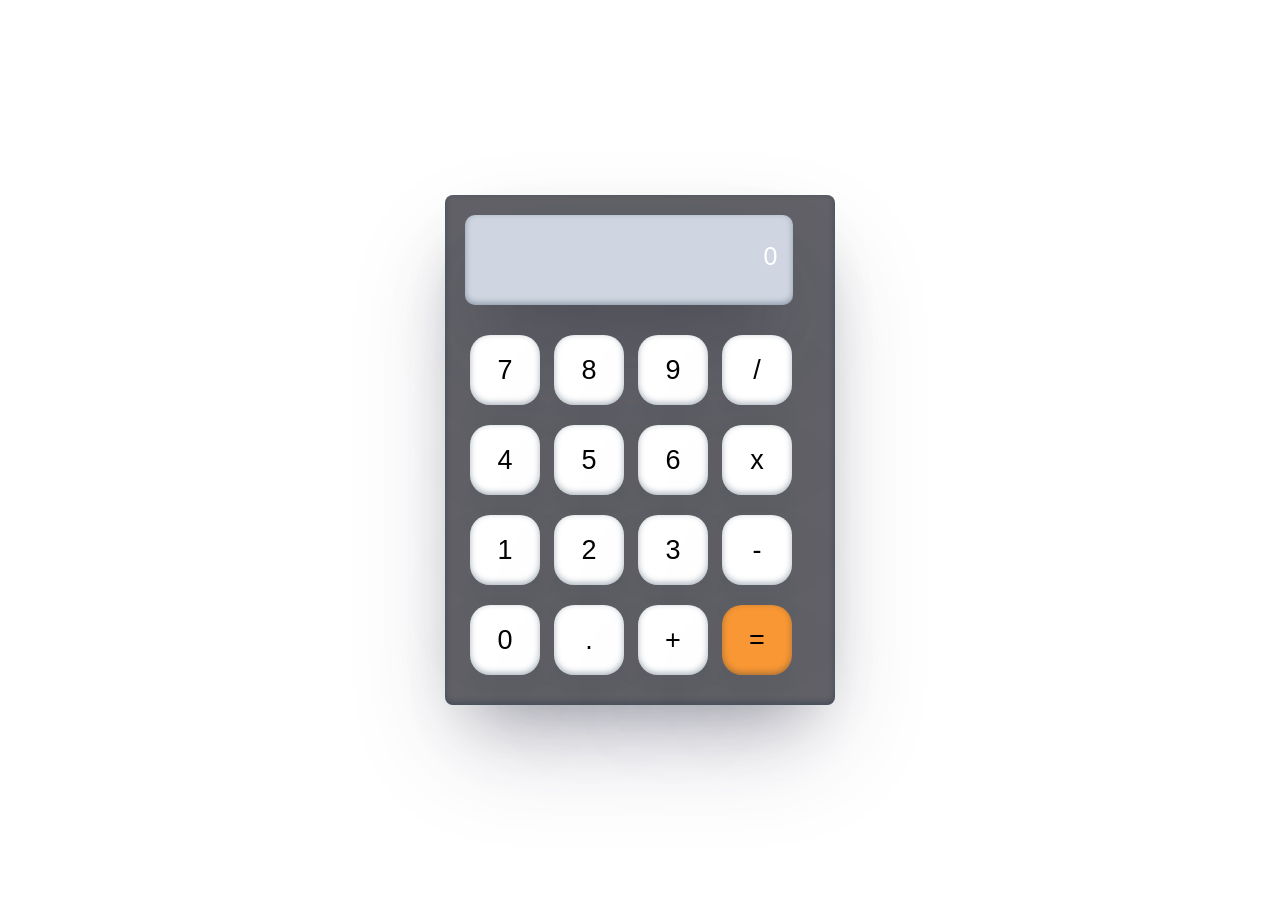
<file: calculator ui/index.html>
<!DOCTYPE html>
<html lang="en">

<head>
    <meta charset="UTF-8">
    <meta name="viewport" content="width=device-width, initial-scale=1.0">
    <title>calculator</title>
    <link rel="stylesheet" href="style.css">
</head>

<body>
    <div class="calculator">
        <div class="inpt">
            <input type="text" placeholder="0">
        </div>
        <div>
            <button>7</button>
            <button>8</button>
            <button>9</button>
            <button>/</button>
        </div>
        <div>
            <button>4</button>
            <button>5</button>
            <button>6</button>
            <button>x</button>
        </div>
        <div><button>1</button>
            <button>2</button>
            <button>3</button>
            <button>-</button>
        </div>
        <div><button>0</button>
            <button>.</button>
            <button>+</button>
            <button class="equal">=</button>
        </div>
</body>

</html>
</file>
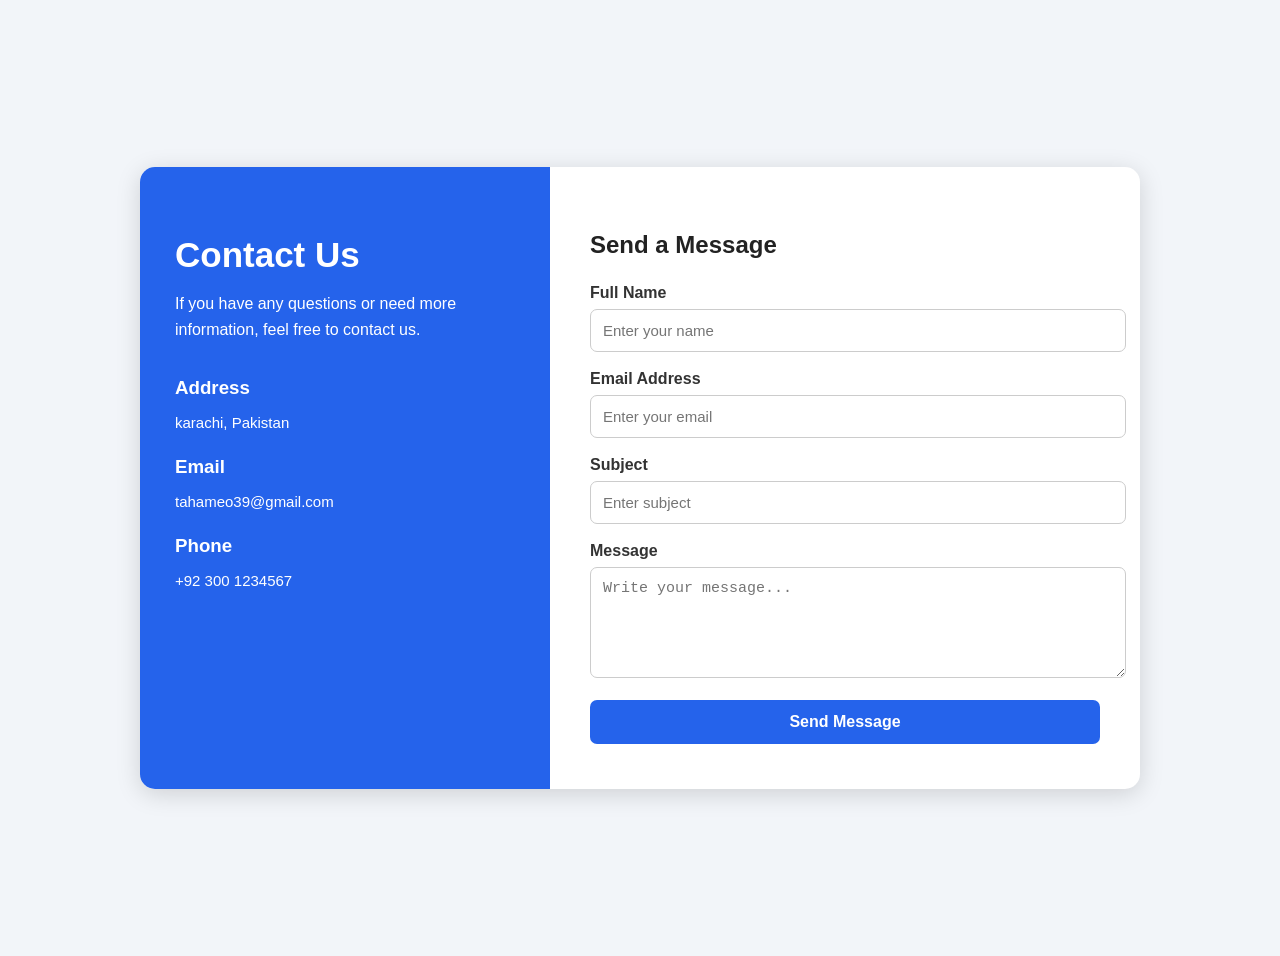
<file: contact form/index.html>
<!DOCTYPE html>
<html lang="en">

<head>
    <meta charset="UTF-8">
    <meta name="viewport" content="width=device-width, initial-scale=1.0">
    <title>Contact Form</title>

    <link rel="stylesheet" href="style.css">
</head>

<body>

    <div class="contact-container">

        <div class="contact-info">
            <h1>Contact Us</h1>
            <p>
                If you have any questions or need more information,
                feel free to contact us.
            </p>

            <div class="info-item">
                <h3>Address</h3>
                <p> karachi, Pakistan</p>
            </div>

            <div class="info-item">
                <h3>Email</h3>
                <p> tahameo39@gmail.com</p>
            </div>

            <div class="info-item">
                <h3>Phone</h3>
                <p>+92 300 1234567</p>
            </div>
        </div>


        <div class="contact-form">
            <h2>Send a Message</h2>

            <form>

                <div class="input-group">
                    <label for="name">Full Name</label>
                    <input type="text" id="name" placeholder="Enter your name" required>
                </div>

                <div class="input-group">
                    <label for="email">Email Address</label>
                    <input type="email" id="email" placeholder="Enter your email" required>
                </div>

                <div class="input-group">
                    <label for="subject">Subject</label>
                    <input type="text" id="subject" placeholder="Enter subject">
                </div>

                <div class="input-group">
                    <label for="message">Message</label>
                    <textarea id="message" rows="5" placeholder="Write your message..." required></textarea>
                </div>

                <button type="submit">Send Message</button>

            </form>
        </div>

    </div>

</body>

</html>
</file>
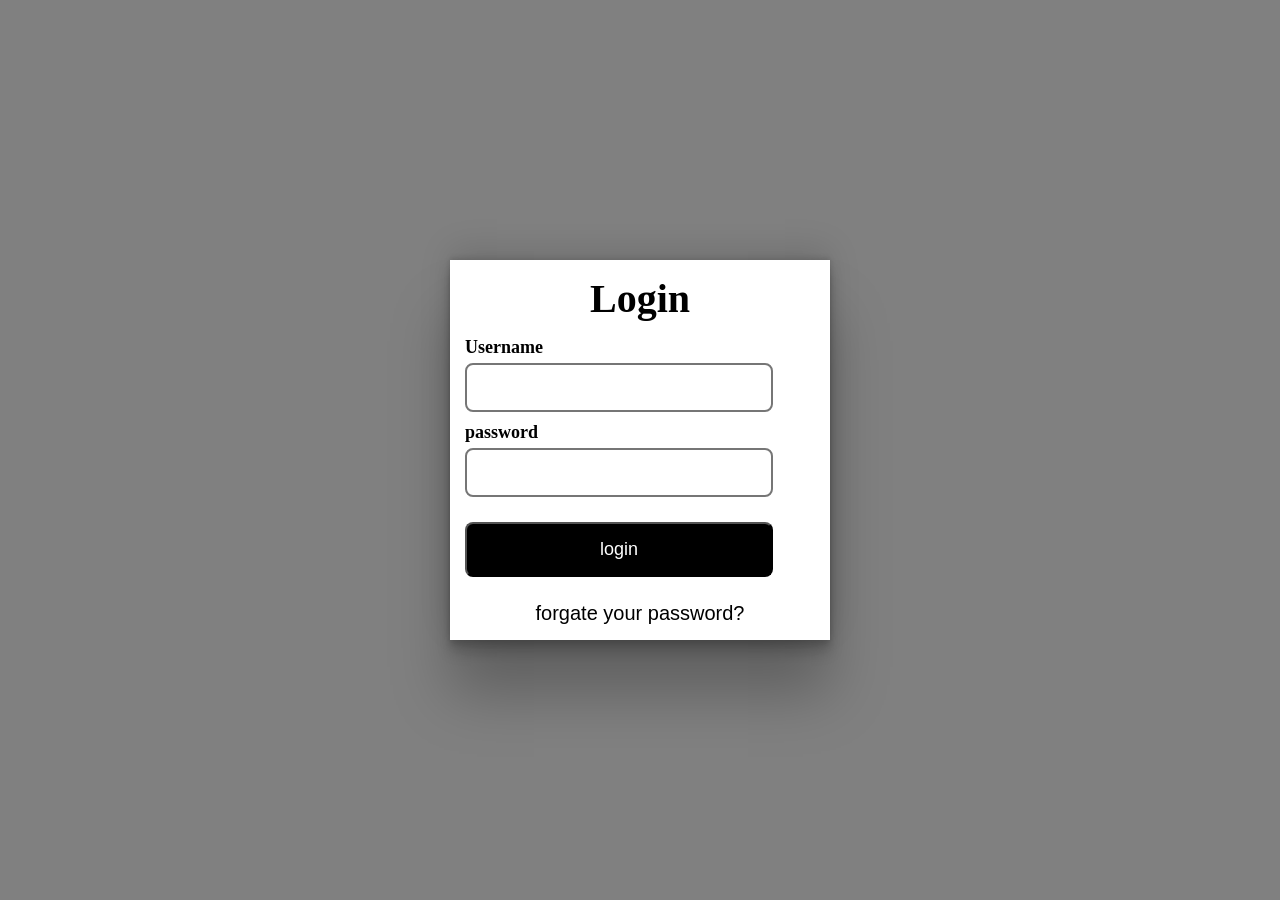
<file: login form/index.html>
<!DOCTYPE html>
<html lang="en">
<head>
    <meta charset="UTF-8">
    <meta name="viewport" content="width=device-width, initial-scale=1.0">
    <title>logic form</title>
    <link rel="stylesheet" href="style.css">
</head>
<body>
    <div id="container">
        <h2>Login</h2>
        <form>
            <label>
                Username
            </label>
            <input type="text" required>
            <label> password </label>
            <input type="password" required>

            <button>login</button><br>
             <p>forgate your password?</p> 
        </form>
    </div>
</body>
</html>
</file>
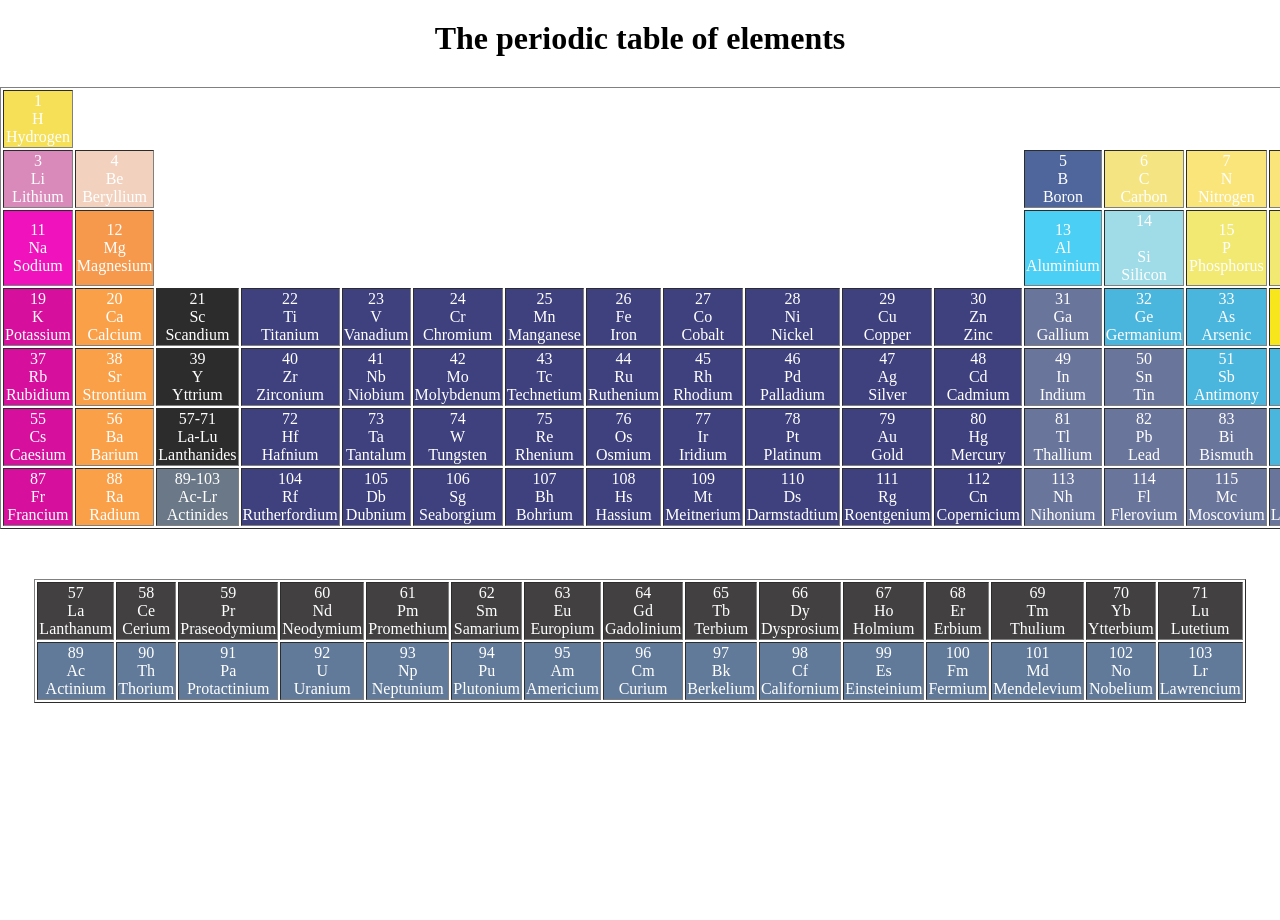
<file: periodic table/index.html>
<!DOCTYPE html>
<html lang="en">

<head>
    <meta charset="UTF-8">
    <meta name="viewport" content="width=device-width, initial-scale=1.0">
    <title>periodic table</title>
</head>

<body
    style="background-color: white; color: white; margin: 0; min-height: 100vh; justify-content: center; align-items: center;">
    <h1 style="text-align: center; width: 100%; margin-top: 20px; margin-bottom: 20px; color: black;"> The periodic table of elements </h1>
    <center>
        <table style="width: 1000px; margin: 30px auto; text-align: center;" borde-collapse: collapse; border="">
            <tr>
                <td style="background-color: #f5e058;">1<br> H <br>Hydrogen</td>
                <td style="empty-cells: hide;" colspan="16"></td>
                <td style="background-color: #a5b7be;">2<br> He<br> Helium</td>
            </tr>
            <tr>
                <td style="background-color: #d989ba;">3 <br>Li<br> Lithium</td>
                <td style="background-color: #f2d2be;">4<br> Be<br> Beryllium</td>
                <td style="empty-cells: hide;" colspan="10"></td>
                <td style="background-color: #4f669c;">5 <br>B <br>Boron</td>
                <td style="background-color: #f4e482;">6<br> C<br> Carbon</td>
                <td style="background-color: #fae57b;">7<br> N <br>Nitrogen</td>
                <td style="background-color: #fae57b;">8<br> O <br>Oxygen</td>
                <td style="background-color: #81c128;">9<br> F <br>Fluorine</td>
                <td style="background-color: #a5b1bd;">10<br> Ne<br> Neon</td>
            </tr>
            <tr>
                <td style="background-color: #f012bc;">11 <br>Na<br> Sodium</td>
                <td style="background-color: #f7994c;">12 <br>Mg <br>Magnesium</td>
                <td style="empty-cells: hide;" colspan="10"></td>
                <td style="background-color: #4ccff4 ">13 <br>Al <br>Aluminium</td>
                <td style="background-color: #9fdce7;">14<br> <br>Si <br>Silicon</td>
                <td style="background-color: #f1e972;">15<br> P<br> Phosphorus</td>
                <td style="background-color: #f1e972;">16<br> S <br>Sulfur</td>
                <td style="background-color: #79be1c;">17<br> Cl <br>Chlorine</td>
                <td style="background-color: #98aab7;">18<br> Ar<br> Argon</td>
            </tr>
            <tr>
                <td style="background-color: #d6109c">19<br>K<br>Potassium</td>
                <td style="background-color: #faa049;">20<br>Ca<br>Calcium</td>
                <td style="background-color: #2d2c2c;">21<br>Sc<br>Scandium</td>
                <td style="background-color: #3f417e;">22<br>Ti<br>Titanium</td>
                <td style="background-color: #3f417e;">23<br>V<br>Vanadium</td>
                <td style="background-color: #3f417e;">24<br>Cr<br>Chromium</td>
                <td style="background-color: #3f417e;">25<br>Mn<br>Manganese</td>
                <td style="background-color: #3f417e;">26<br>Fe<br>Iron</td>
                <td style="background-color: #3f417e;">27<br>Co<br>Cobalt</td>
                <td style="background-color: #3f417e;">28<br>Ni<br>Nickel</td>
                <td style="background-color: #3f417e;">29<br>Cu<br>Copper</td>
                <td style="background-color: #3f417e;">30<br>Zn<br>Zinc</td>
                <td style="background-color: #6a759b;">31<br>Ga<br>Gallium</td>
                <td style="background-color: #4bb6dd;">32<br>Ge<br>Germanium</td>
                <td style="background-color: #4bb6dd;">33<br>As<br>Arsenic</td>
                <td style="background-color: #f7e61b;">34<br>Se<br>Selenium</td>
                <td style="background-color: #88c529;">35<br>Br<br>Bromine</td>
                <td style="background-color: #a9bbc7;">36<br>Kr<br>Krypton</td>
            </tr>
            <tr>
                <td style="background-color: #d6109c;">37<br>Rb<br>Rubidium</td>
                <td style="background-color: #faa049;">38<br>Sr<br>Strontium</td>
                <td style="background-color: #2d2c2c;">39<br>Y<br>Yttrium</td>
                <td style="background-color: #3f417e;">40<br>Zr<br>Zirconium</td>
                <td style="background-color: #3f417e;">41<br>Nb<br>Niobium</td>
                <td style="background-color: #3f417e;">42<br>Mo<br>Molybdenum</td>
                <td style="background-color: #3f417e;">43<br>Tc<br>Technetium</td>
                <td style="background-color: #3f417e;">44<br>Ru<br>Ruthenium</td>
                <td style="background-color: #3f417e;">45<br>Rh<br>Rhodium</td>
                <td style="background-color: #3f417e;">46<br>Pd<br>Palladium</td>
                <td style="background-color: #3f417e;">47<br>Ag<br>Silver</td>
                <td style="background-color: #3f417e;">48<br>Cd<br>Cadmium</td>
                <td style="background-color: #6a759b;">49<br>In<br>Indium</td>
                <td style="background-color: #6a759b;">50<br>Sn<br>Tin</td>
                <td style="background-color: #4bb6dd;">51<br>Sb<br>Antimony</td>
                <td style="background-color: #4bb6dd;">52<br>Te<br>Tellurium</td>
                <td style="background-color: #88c529;">53<br>I<br>Iodine</td>
                <td style="background-color: #a9bbc7;">54<br>Xe<br>Xenon</td>
            </tr>
            <tr>
                <td style="background-color: #d6109c;">55<br>Cs<br>Caesium</td>
                <td style="background-color: #faa049;">56<br>Ba<br>Barium</td>
                <td style="background-color: #2d2c2c;">57-71<br>La-Lu<br>Lanthanides</td>
                <td style="background-color: #3f417e;">72<br>Hf<br>Hafnium</td>
                <td style="background-color: #3f417e;">73<br>Ta<br>Tantalum</td>
                <td style="background-color: #3f417e;">74<br>W<br>Tungsten</td>
                <td style="background-color: #3f417e;">75<br>Re<br>Rhenium</td>
                <td style="background-color: #3f417e;">76<br>Os<br>Osmium</td>
                <td style="background-color: #3f417e;">77<br>Ir<br>Iridium</td>
                <td style="background-color: #3f417e;">78<br>Pt<br>Platinum</td>
                <td style="background-color: #3f417e;">79<br>Au<br>Gold</td>
                <td style="background-color: #3f417e;">80<br>Hg<br>Mercury</td>
                <td style="background-color: #6a759b;">81<br>Tl<br>Thallium</td>
                <td style="background-color: #6a759b;">82<br>Pb<br>Lead</td>
                <td style="background-color: #6a759b;">83<br>Bi<br>Bismuth</td>
                <td style="background-color: #4bb6dd;">84<br>Po<br>Polonium</td>
                <td style="background-color: #88c529;">85<br>At<br>Astatine</td>
                <td style="background-color: #a9bbc7;">86<br>Rn<br>Radon</td>
            </tr>
            <tr>
                <td style="background-color: #d6109c;">87<br>Fr<br>Francium</td>
                <td style="background-color: #faa049;">88<br>Ra<br>Radium</td>
                <td style="background-color: #6b7887;">89-103<br>Ac-Lr<br>Actinides</td>
                <td style="background-color: #3f417e;">104<br>Rf<br>Rutherfordium</td>
                <td style="background-color: #3f417e;">105<br>Db<br>Dubnium</td>
                <td style="background-color: #3f417e;">106<br>Sg<br>Seaborgium</td>
                <td style="background-color: #3f417e;">107<br>Bh<br>Bohrium</td>
                <td style="background-color: #3f417e;">108<br>Hs<br>Hassium</td>
                <td style="background-color: #3f417e;">109<br>Mt<br>Meitnerium</td>
                <td style="background-color: #3f417e;">110<br>Ds<br>Darmstadtium</td>
                <td style="background-color: #3f417e;">111<br>Rg<br>Roentgenium</td>
                <td style="background-color: #3f417e;">112<br>Cn<br>Copernicium</td>
                <td style="background-color: #6a759b;">113<br>Nh<br>Nihonium</td>
                <td style="background-color: #6a759b;">114<br>Fl<br>Flerovium</td>
                <td style="background-color: #6a759b;">115<br>Mc<br>Moscovium</td>
                <td style="background-color: #6a759b;">116<br>Lv<br>Livermorium</td>
                <td style="background-color: #88c529;">117<br>Ts<br>Tennessine</td>
                <td style="background-color: #a9bbc7;">118<br>Og<br>Oganesson</td>
            </tr>
        </table>
        <table style="text-align: center; margin-top: 50px;" border="">
            <tr>
                <td style="background-color: #424041;">57<br>La<br>Lanthanum</td>
                <td style="background-color: #424041;">58<br>Ce<br>Cerium</td>
                <td style="background-color: #424041;">59<br>Pr<br>Praseodymium</td>
                <td style="background-color: #424041;">60<br>Nd<br>Neodymium</td>
                <td style="background-color: #424041;">61<br>Pm<br>Promethium</td>
                <td style="background-color: #424041;">62<br>Sm<br>Samarium</td>
                <td style="background-color: #424041;">63<br>Eu<br>Europium</td>
                <td style="background-color: #424041;">64<br>Gd<br>Gadolinium</td>
                <td style="background-color: #424041;">65<br>Tb<br>Terbium</td>
                <td style="background-color: #424041;">66<br>Dy<br>Dysprosium</td>
                <td style="background-color: #424041;">67<br>Ho<br>Holmium</td>
                <td style="background-color: #424041;">68<br>Er<br>Erbium</td>
                <td style="background-color: #424041;">69<br>Tm<br>Thulium</td>
                <td style="background-color: #424041;">70<br>Yb<br>Ytterbium</td>
                <td style="background-color: #424041;">71<br>Lu<br>Lutetium</td>
            </tr>
            <tr>
                <td style="background-color: #617a99;">89<br>Ac<br>Actinium</td>
                <td style="background-color: #617a99;">90<br>Th<br>Thorium</td>
                <td style="background-color: #617a99;">91<br>Pa<br>Protactinium</td>
                <td style="background-color: #617a99;">92<br>U<br>Uranium</td>
                <td style="background-color: #617a99;">93<br>Np<br>Neptunium</td>
                <td style="background-color: #617a99;">94<br>Pu<br>Plutonium</td>
                <td style="background-color: #617a99;">95<br>Am<br>Americium</td>
                <td style="background-color: #617a99;">96<br>Cm<br>Curium</td>
                <td style="background-color: #617a99;">97<br>Bk<br>Berkelium</td>
                <td style="background-color: #617a99;">98<br>Cf<br>Californium</td>
                <td style="background-color: #617a99;">99<br>Es<br>Einsteinium</td>
                <td style="background-color: #617a99;">100<br>Fm<br>Fermium</td>
                <td style="background-color: #617a99;">101<br>Md<br>Mendelevium</td>
                <td style="background-color: #617a99;">102<br>No<br>Nobelium</td>
                <td style="background-color: #617a99;">103<br>Lr<br>Lawrencium</td>
            </tr>
        </table>
    </center>
</body>

</html>
</file>
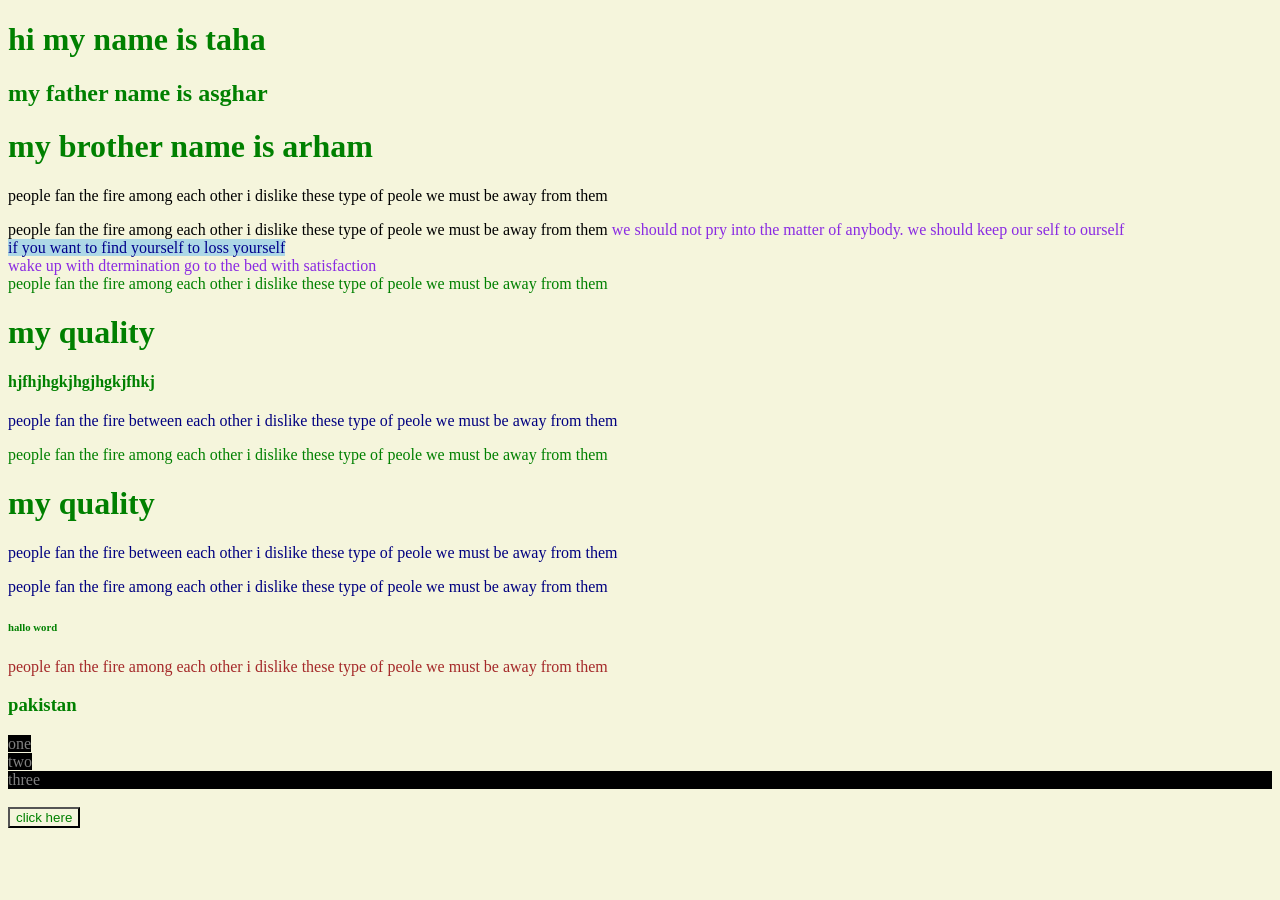
<file: selector practice/index.html>
<!DOCTYPE html>
<html lang="en">
<head>
    <meta charset="UTF-8">
    <meta name="viewport" content="width=device-width, initial-scale=1.0">
    <title>Document</title>
    <link rel="stylesheet" href="style.css">
</head>
<body>
    <h1>hi my name is taha</h1>
    <h2>my father name is asghar</h2>
    <h1>my brother name is arham</h1>
    <p>people fan the fire among each other i dislike these type of peole we must be away from them</p>
    <p2>people fan the fire among each other i dislike these type of peole we must be away from them</p2>
    <p3 class="p-1">we should  not pry into the matter of anybody. we should keep our self to ourself</p3><br>
    <p4 id="heading">if you want to find yourself to loss yourself</p4><br>
    <p5 class="p-1">wake up with dtermination go to the bed with satisfaction</p5><br>
    <p6>people fan the fire among each other i dislike these type of peole we must be away from them</p6>
    <div>
        <h1>my quality</h1>
        <h4>hjfhjhgkjhgjhgkjfhkj</h4>
        <p>people fan the fire between each other i dislike these type of peole we must be away from them</p>
    <span>people fan the fire among each other i dislike these type of peole we must be away from them</span>
    </div>
    <div>
        <h1>my quality</h1>
        <p>people fan the fire between each other i dislike these type of peole we must be away from them</p>
    <span>
        <p>people fan the fire among each other i dislike these type of peole we must be away from them</p></span>
    </div>
    <h6>hallo word</h6>
    <p4>people fan the fire among each other i dislike these type of peole we must be away from them</p4>
     
    <h3>pakistan</h3>
    <span>one</span><br>
    <span>two</span><br>
    <div>three</div><br>
    <button>click here</button>

</body>
</html>
</file>
<file: calculator ui/style.css>
*{
    margin: 0;
    padding: 0;
}
body{
    height: 100vh;
    width: 100%;
    display: flex;
    justify-content: center;
    align-items: center;
    background-color: white;
}
.calculator{
    width: 350px;
    /* border: solid white; */
    padding: 20px;
    box-shadow: rgba(50, 50, 93, 0.25) 0px 50px 100px -20px, rgba(0, 0, 0, 0.3) 0px 30px 60px -30px, rgba(10, 37, 64, 0.35) 0px -2px 6px 0px inset;
    background-color: #616167;
    border-radius: 8px;
}
input{
    width: 85%;
    height: 60px;
    background: #d0d6e1;
    border: none;
     box-shadow: rgba(50, 50, 93, 0.25) 0px 50px 100px -20px, rgba(0, 0, 0, 0.3) 0px 30px 60px -30px, rgba(10, 37, 64, 0.35) 0px -2px 6px 0px inset;
     padding: 15px;
     margin-bottom: 20px;
     border-radius: 10px;
     cursor: pointer;
}
input::placeholder{
     font-size: 25px;
     color: white;
     text-align: right;
}
button{
    width: 70px;
    height: 70px;
    border-radius: 20px;
    border: none;
    background: white;
    color: black;
    font-size: 27px;
    box-shadow: rgba(50, 50, 93, 0.25) 0px 50px 100px -20px, rgba(0, 0, 0, 0.3) 0px 30px 60px -30px, rgba(10, 37, 64, 0.35) 0px -2px 6px 0px inset;
    margin: 10px 5px;
    cursor: pointer;
}
.equal{
    background-color: #f89734;
}
p{
    display: flex;
    text-align: center;
}
</file>
<file: contact form/style.css>
```css * {
    margin: 0;
    padding: 0;
    box-sizing: border-box;
}

body {
    font-family: Arial, sans-serif;
    background-color: #f2f5f9;
    min-height: 100vh;

    display: flex;
    justify-content: center;
    align-items: center;

    padding: 20px;
}

.contact-container {
    width: 100%;
    max-width: 1000px;
    background-color: white;

    display: flex;

    border-radius: 15px;
    overflow: hidden;

    box-shadow: 0 5px 25px rgba(0, 0, 0, 0.15);
}


/* Left Side */

.contact-info {
    width: 40%;
    background-color: #2563eb;
    color: white;

    padding: 45px 35px;
}

.contact-info h1 {
    font-size: 35px;
    margin-bottom: 15px;
}

.contact-info>p {
    line-height: 1.6;
    margin-bottom: 35px;
}

.info-item {
    margin-bottom: 25px;
}

.info-item h3 {
    margin-bottom: 7px;
}

.info-item p {
    font-size: 15px;
}


/* Right Side */

.contact-form {
    width: 60%;
    padding: 45px 40px;
}

.contact-form h2 {
    color: #222;
    margin-bottom: 25px;
}

.input-group {
    margin-bottom: 18px;
}

.input-group label {
    display: block;
    margin-bottom: 7px;
    font-weight: bold;
    color: #333;
}

.input-group input,
.input-group textarea {
    width: 100%;
    padding: 12px;

    border: 1px solid #ccc;
    border-radius: 7px;

    font-size: 15px;
    outline: none;
}

.input-group input:focus,
.input-group textarea:focus {
    border-color: #2563eb;
}

.input-group textarea {
    resize: vertical;
}

button {
    width: 100%;
    padding: 13px;

    border: none;
    border-radius: 7px;

    background-color: #2563eb;
    color: white;

    font-size: 16px;
    font-weight: bold;

    cursor: pointer;
}

button:hover {
    background-color: #1d4ed8;
}


/* Responsive Design */

@media (max-width: 768px) {

    .contact-container {
        flex-direction: column;
    }

    .contact-info,
    .contact-form {
        width: 100%;
    }

    .contact-info {
        padding: 35px 25px;
    }

    .contact-form {
        padding: 35px 25px;
    }
}


/* Small Mobile Screens */

@media (max-width: 480px) {

    body {
        padding: 10px;
    }

    .contact-info h1 {
        font-size: 28px;
    }

    .contact-form h2 {
        font-size: 22px;
    }

    .contact-info,
    .contact-form {
        padding: 25px 20px;
    }
}

```
</file>
<file: login form/style.css>
*{
    margin: 0;
    padding: 0;
}
body{
  height: 100vh;
  display: flex;
  justify-content: center;
  align-items: center;
  background-color: gray;
}
#container{
    width: 350px;
    height: 350px;
   background-color: white;
   box-shadow: rgba(0, 0, 0, 0.25) 0px 54px 55px, rgba(0, 0, 0, 0.12) 0px -12px 30px, rgba(0, 0, 0, 0.12) 0px 4px 6px, rgba(0, 0, 0, 0.17) 0px 12px 13px, rgba(0, 0, 0, 0.09) 0px -3px 5px;>
   border-radius: 15px;
   padding: 15px;
}
h2{
    font-size: 40px;
    text-align: center;
    margin-bottom: 15px;
}
label{
 display: block;
 font-weight: bold;
 font-size: 18px;
 margin-bottom: 5px;
}
input{
    width: 80%;
    padding: 12px;
    margin-bottom: 10px;
    border-radius: 8px;
    outline: none;
    font-size: 18px;
    border-style: solid;
}
button{
    width: 88%;
    padding: 15px;
    margin-bottom: 15px;
    margin-top: 15px;
    background-color: black;
    color: white;
    font-size: large;
    border-radius: 8px;
    cursor: pointer;
}
p{
text-align: center;
margin-top: 10px;
margin-bottom: 10px;
font-size: 20px;
font-family: Arial, Helvetica, sans-serif;
}
</file>
<file: selector practice/style.css>
/* h1{
    color: green;
     border: 2px solid white; 
}
p,p2 {
    color:red;
    font-size: 20px;
    background-color:greenyellow;
}
button{
    color: rgba(13, 62, 168, 0.795);
     background-color:rgb(100, 198, 237);
     
     
    
}
body{
     background-color: gray;
}
    #heading1{
        color:rosybrown;
    } */
     *{
        color: green;
        background-color: beige;
     }
     p,p2{
        color: black;
     }
     .p-1{
        color: blueviolet;
     }
     #heading{
        color: darkblue;
        background-color: lightblue;
     }
     div > p{
        color: hotpink;
     }
     div p{
        color: navy;
     }
     h6+p4{
        color: brown;
     }
     h3~span,
    h3~div{
        background-color: black;
        color: gray;
     }
</file>
